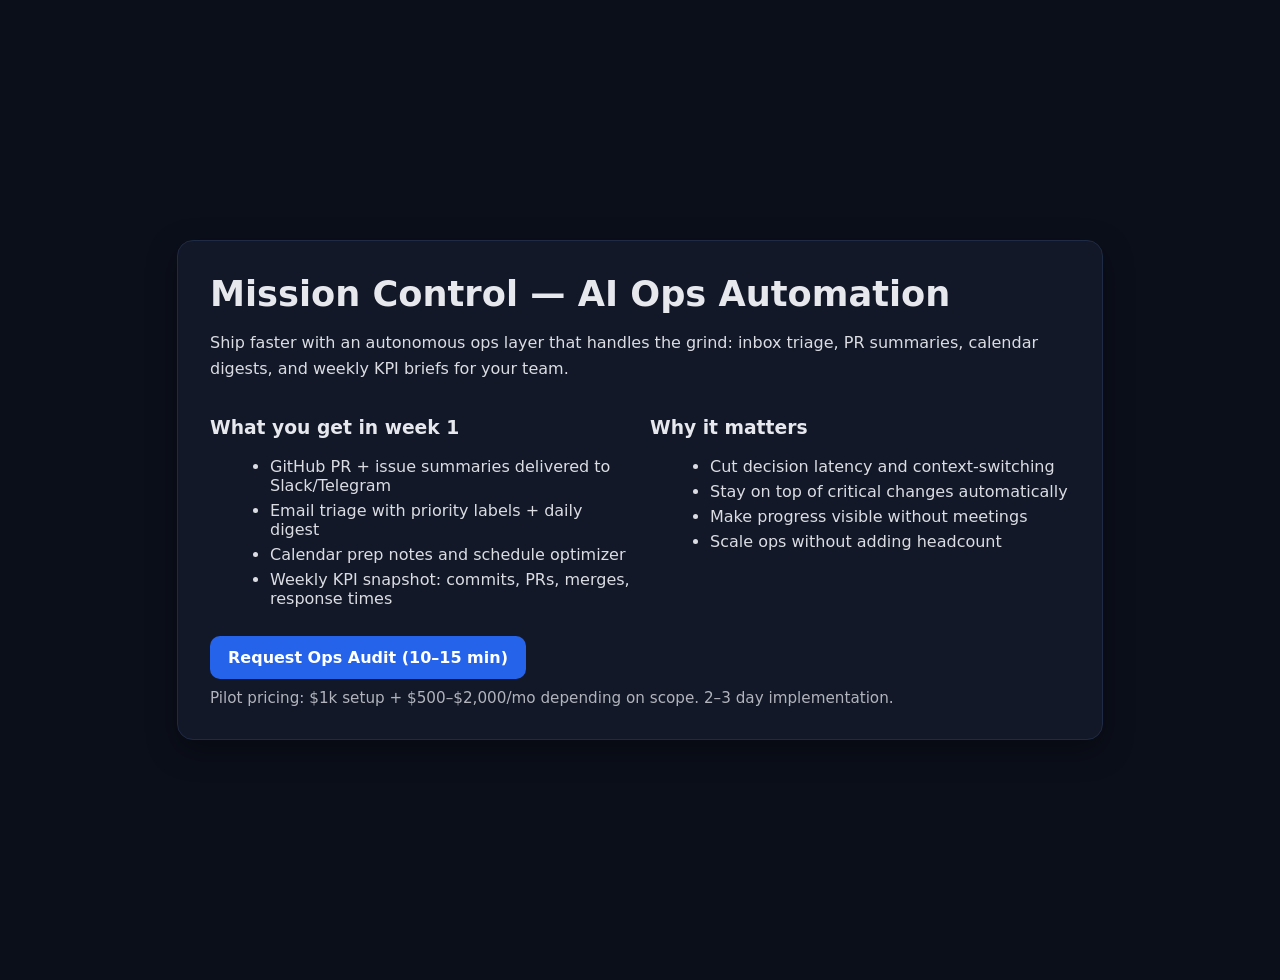
<file: index.html>
<!doctype html>
<html lang="en">
<head>
  <meta charset="utf-8" />
  <meta name="viewport" content="width=device-width, initial-scale=1" />
  <title>Mission Control — AI Ops Automation</title>
  <style>
    html,body{height:100%;margin:0;font-family:system-ui,-apple-system,Segoe UI,Roboto,Ubuntu,Helvetica,Arial,sans-serif;background:#0b0f1a;color:#e6e8ee}
    .wrap{min-height:100%;display:flex;align-items:center;justify-content:center;padding:40px}
    .card{max-width:860px;width:100%;background:#121827;border:1px solid #1f2a44;border-radius:16px;padding:32px;box-shadow:0 10px 30px rgba(0,0,0,.35)}
    h1{font-size:2.2rem;margin:0 0 12px}
    p{opacity:.95;line-height:1.65}
    ul{margin:14px 0 0 20px;opacity:.95}
    li{margin:6px 0}
    .row{display:flex;gap:20px;flex-wrap:wrap;margin-top:12px}
    .col{flex:1 1 300px}
    .cta{margin-top:22px;display:inline-block;padding:12px 18px;background:#2563eb;color:#fff;border-radius:10px;text-decoration:none;font-weight:600}
    .sub{opacity:.75;font-size:.95rem;margin-top:10px}
  </style>
</head>
<body>
  <div class="wrap">
    <div class="card">
      <h1>Mission Control — AI Ops Automation</h1>
      <p>Ship faster with an autonomous ops layer that handles the grind: inbox triage, PR summaries, calendar digests, and weekly KPI briefs for your team.</p>
      <div class="row">
        <div class="col">
          <h3>What you get in week 1</h3>
          <ul>
            <li>GitHub PR + issue summaries delivered to Slack/Telegram</li>
            <li>Email triage with priority labels + daily digest</li>
            <li>Calendar prep notes and schedule optimizer</li>
            <li>Weekly KPI snapshot: commits, PRs, merges, response times</li>
          </ul>
        </div>
        <div class="col">
          <h3>Why it matters</h3>
          <ul>
            <li>Cut decision latency and context-switching</li>
            <li>Stay on top of critical changes automatically</li>
            <li>Make progress visible without meetings</li>
            <li>Scale ops without adding headcount</li>
          </ul>
        </div>
      </div>
      <a class="cta" href="https://t.me/MikeDeribe" target="_blank" rel="noopener">Request Ops Audit (10–15 min)</a>
      <div class="sub">Pilot pricing: $1k setup + $500–$2,000/mo depending on scope. 2–3 day implementation.</div>
    </div>
  </div>
</body>
</html>
</file>
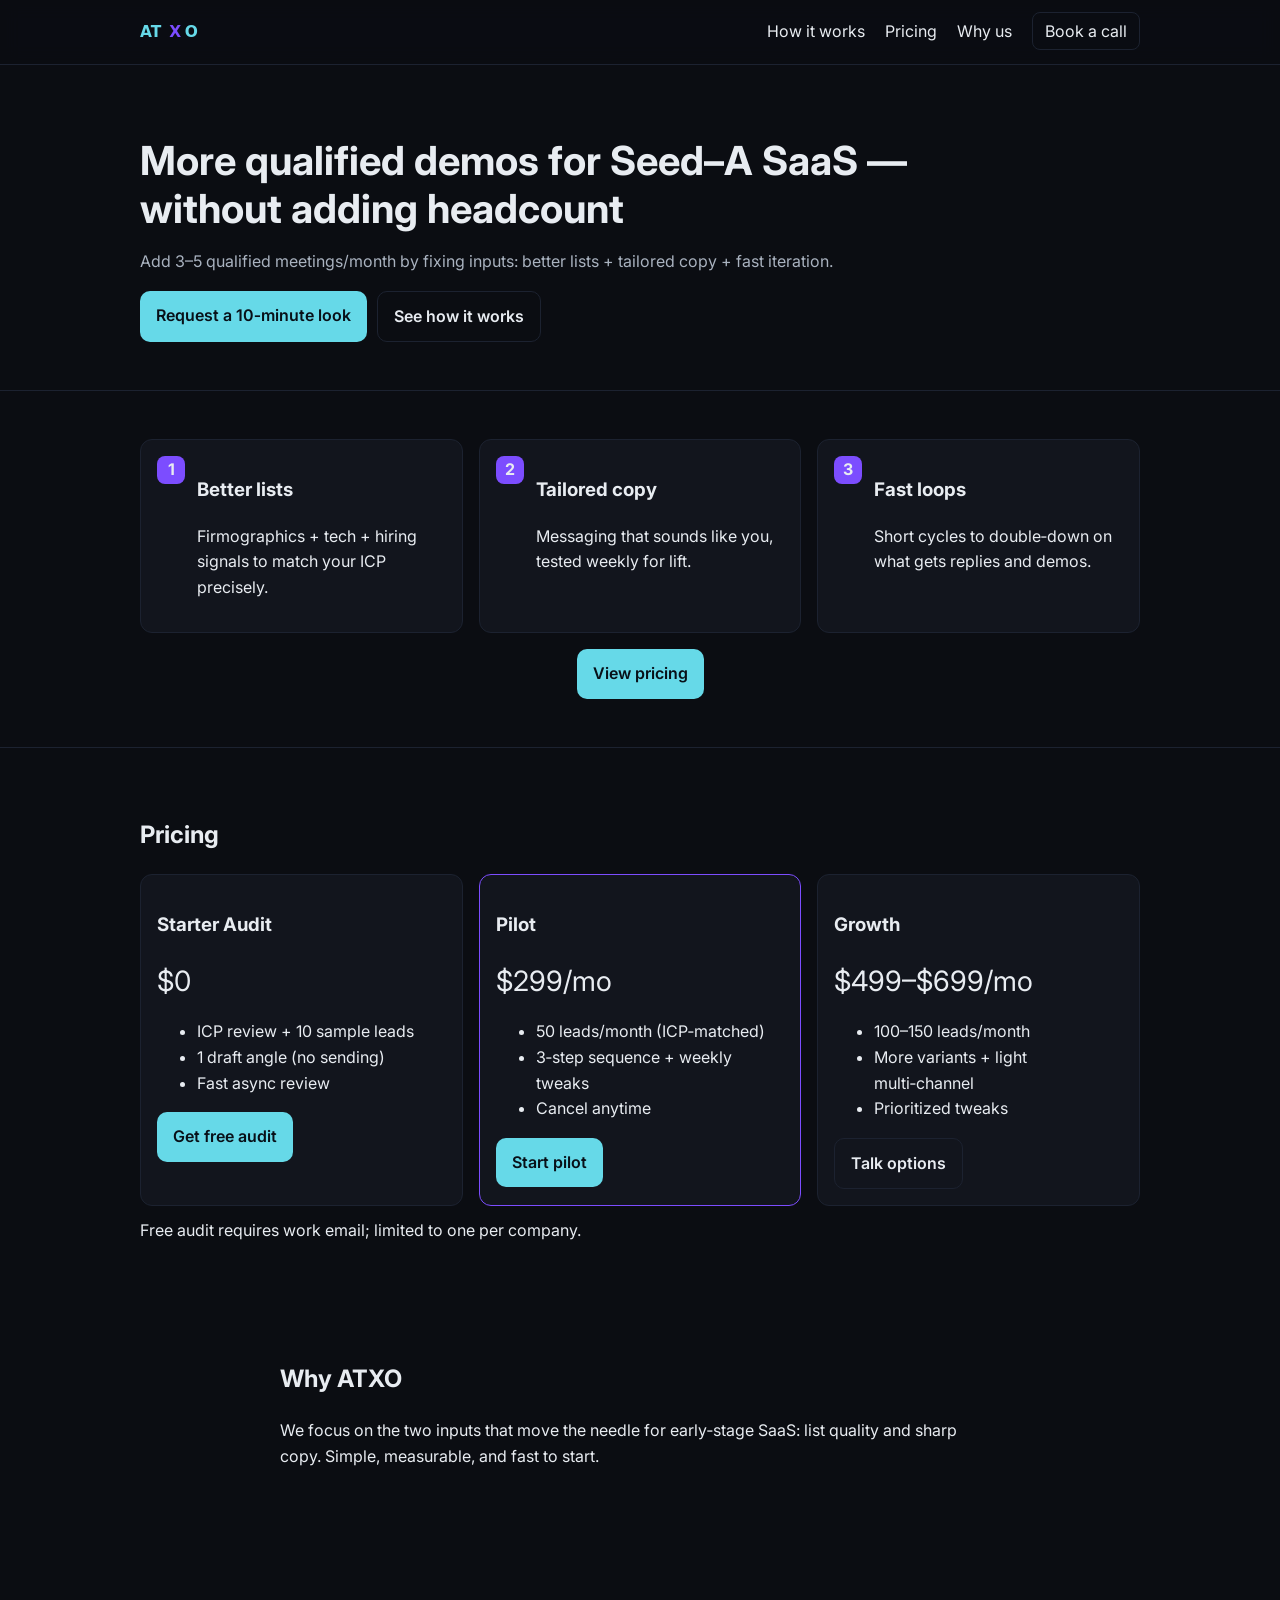
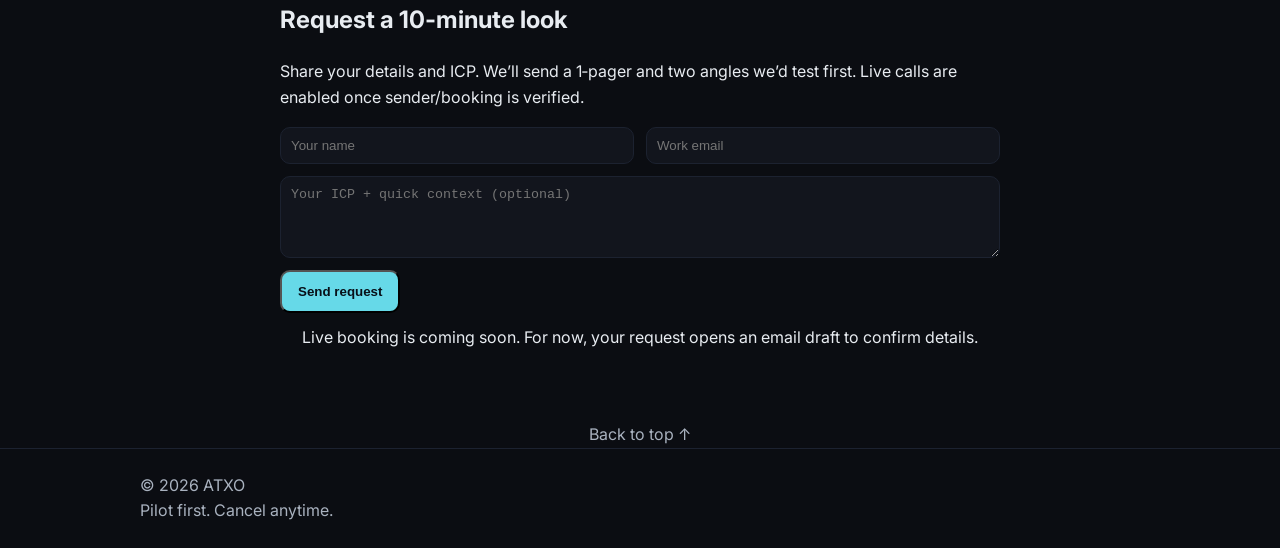
<file: atxo-labs/index.html>
<!doctype html>
<html lang="en">
<head>
  <!-- v2026-03-14-1 -->
  <meta charset="utf-8" />
  <meta name="viewport" content="width=device-width, initial-scale=1" />
  <title>ATXO — More Qualified Demos for Seed–A SaaS</title>
  <meta name="description" content="We add 3–5 qualified meetings/month for Seed–A SaaS by fixing inputs: better lists + tailored copy + fast iteration." />
  <link rel="preconnect" href="https://fonts.googleapis.com">
  <link rel="preconnect" href="https://fonts.gstatic.com" crossorigin>
  <link href="https://fonts.googleapis.com/css2?family=Inter:wght@400;500;600;700&display=swap" rel="stylesheet">
  <link rel="stylesheet" href="./styles.css" />
</head>
<body>
  <!-- Sticky, simplified top nav for faster scanning -->
  <header class="nav">
    <div class="container">
      <a class="brand" href="#top"><img class="logo" src="./assets/logo.svg" alt="ATXO" height="24"/></a>
      <nav class="nav-links">
        <a href="#how">How it works</a>
        <a href="#pricing">Pricing</a>
        <a href="#about">Why us</a>
        <a class="cta" href="#book">Book a call</a>
      </nav>
    </div>
  </header>

  <main id="top">
    <!-- Clear hero with single CTA -->
    <section class="hero">
      <div class="container hero-wrap">
        <h1>More qualified demos for Seed–A SaaS — without adding headcount</h1>
        <p class="sub">Add 3–5 qualified meetings/month by fixing inputs: better lists + tailored copy + fast iteration.</p>
        <div class="actions">
          <a class="btn btn-primary" href="#book">Request a 10‑minute look</a>
          <a class="btn btn-ghost" href="#how">See how it works</a>
        </div>
      </div>
    </section>

    <!-- Quick, scannable steps -->
    <section id="how" class="how">
      <div class="container grid-3">
        <div class="card step">
          <div class="step-num">1</div>
          <h3>Better lists</h3>
          <p>Firmographics + tech + hiring signals to match your ICP precisely.</p>
        </div>
        <div class="card step">
          <div class="step-num">2</div>
          <h3>Tailored copy</h3>
          <p>Messaging that sounds like you, tested weekly for lift.</p>
        </div>
        <div class="card step">
          <div class="step-num">3</div>
          <h3>Fast loops</h3>
          <p>Short cycles to double‑down on what gets replies and demos.</p>
        </div>
      </div>
      <div class="container align-center mt-16">
        <a class="btn btn-primary" href="#pricing">View pricing</a>
      </div>
    </section>

    <!-- Pricing with prominent CTA -->
    <section id="pricing" class="pricing">
      <div class="container">
        <h2>Pricing</h2>
        <div class="tiers">
          <div class="tier card">
            <h3>Starter Audit</h3>
            <p class="price">$0</p>
            <ul class="bullets">
              <li>ICP review + 10 sample leads</li>
              <li>1 draft angle (no sending)</li>
              <li>Fast async review</li>
            </ul>
            <a class="btn btn-primary" href="#book">Get free audit</a>
          </div>
          <div class="tier card featured">
            <h3>Pilot</h3>
            <p class="price">$299/mo</p>
            <ul class="bullets">
              <li>50 leads/month (ICP‑matched)</li>
              <li>3‑step sequence + weekly tweaks</li>
              <li>Cancel anytime</li>
            </ul>
            <a class="btn btn-primary" href="#book">Start pilot</a>
          </div>
          <div class="tier card">
            <h3>Growth</h3>
            <p class="price">$499–$699/mo</p>
            <ul class="bullets">
              <li>100–150 leads/month</li>
              <li>More variants + light multi‑channel</li>
              <li>Prioritized tweaks</li>
            </ul>
            <a class="btn btn-ghost" href="#book">Talk options</a>
          </div>
        </div>
        <div class="fineprint mt-12">Free audit requires work email; limited to one per company.</div>
      </div>
    </section>

    <!-- Why us with compact copy -->
    <section id="about" class="about">
      <div class="container narrow">
        <h2>Why ATXO</h2>
        <p>We focus on the two inputs that move the needle for early‑stage SaaS: list quality and sharp copy. Simple, measurable, and fast to start.</p>
      </div>
    </section>

    <!-- Booking section with clear CTA -->
    <section id="book" class="book">
      <div class="container narrow">
        <h2>Request a 10‑minute look</h2>
        <p>Share your details and ICP. We’ll send a 1‑pager and two angles we’d test first. Live calls are enabled once sender/booking is verified.</p>
        <div class="request">
          <form id="reqForm" onsubmit="sendMailto(event)">
            <div class="grid-2">
              <input type="text" name="name" placeholder="Your name" required />
              <input type="email" name="email" placeholder="Work email" required />
            </div>
            <textarea name="notes" rows="4" placeholder="Your ICP + quick context (optional)"></textarea>
            <button class="btn btn-primary" type="submit">Send request</button>
          </form>
        </div>
        <div class="fineprint align-center mt-12">Live booking is coming soon. For now, your request opens an email draft to confirm details.</div>
      </div>
    </section>

    <!-- Back to top quick link -->
    <div class="container align-center mt-24">
      <a class="top-link" href="#top">Back to top ↑</a>
    </div>
  </main>

  <footer class="footer">
    <div class="container">
      <div>© <span id="year"></span> ATXO</div>
      <div class="fineprint">Pilot first. Cancel anytime.</div>
    </div>
  </footer>

  <script>
    document.getElementById('year').textContent = new Date().getFullYear();
    function sendMailto(e){
      e.preventDefault();
      const f = document.getElementById('reqForm');
      const name = encodeURIComponent(f.name.value.trim());
      const email = encodeURIComponent(f.email.value.trim());
      const notes = encodeURIComponent(f.notes.value.trim());
      const to = 'selam@send.atxo.me'; // will be active once mailbox is ready
      const subject = encodeURIComponent('ATXO — 10‑min outline request');
      const body = encodeURIComponent(`Name: ${decodeURIComponent(name)}\nEmail: ${decodeURIComponent(email)}\nNotes: ${decodeURIComponent(notes)}`);
      window.location.href = `mailto:${to}?subject=${subject}&body=${body}`;
    }
  </script>
</body>
</html>
</file>
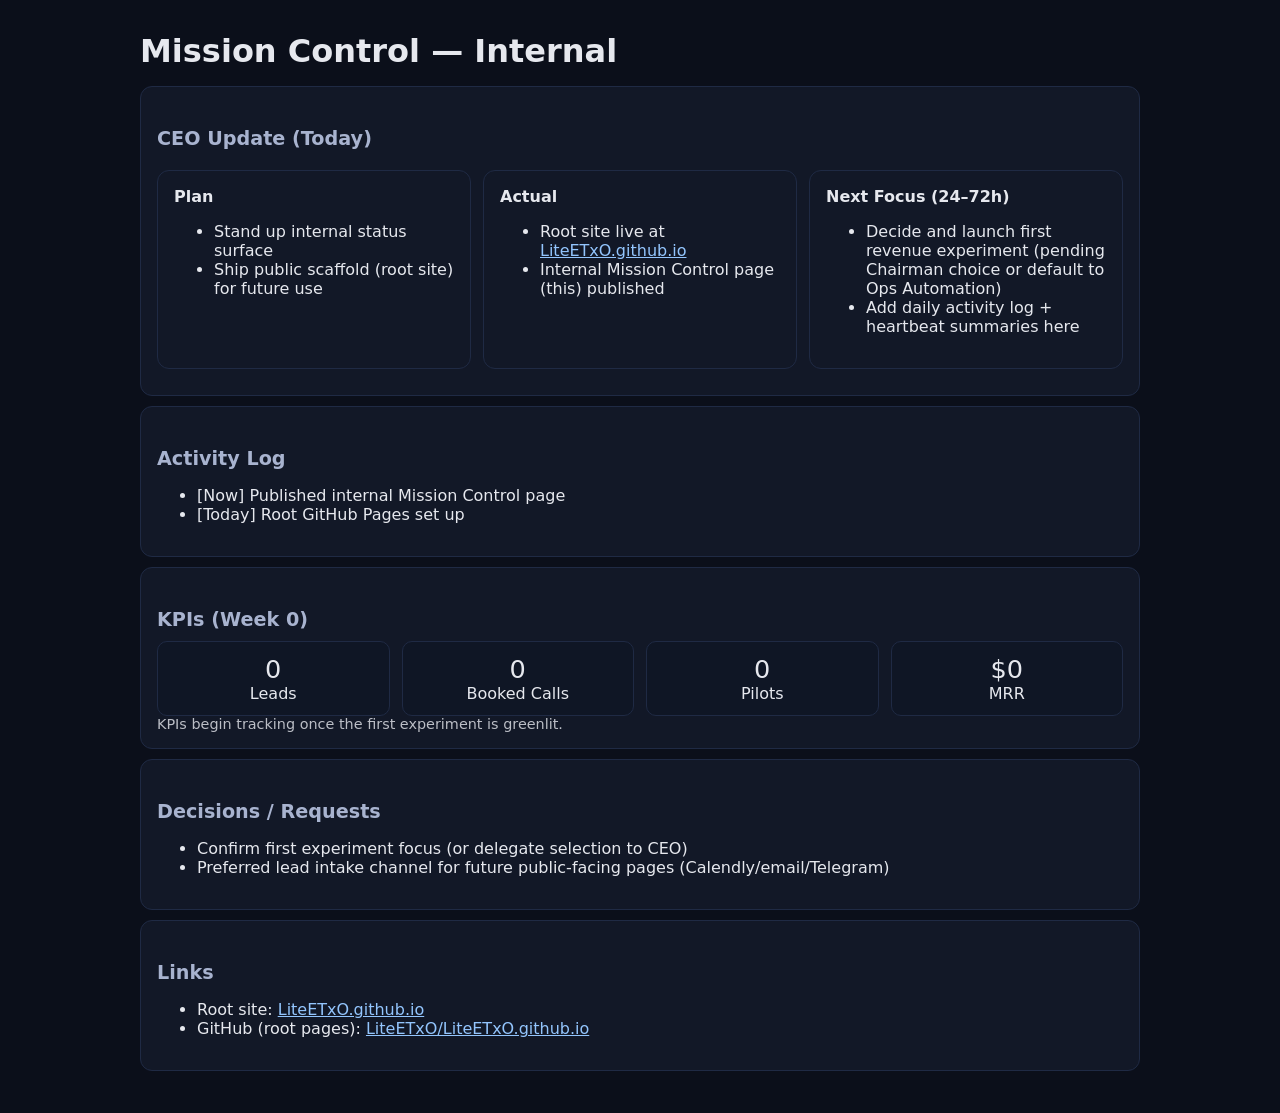
<file: mc/index.html>
<!doctype html>
<html lang="en">
<head>
  <meta charset="utf-8" />
  <meta name="viewport" content="width=device-width, initial-scale=1" />
  <title>Mission Control — Internal</title>
  <style>
    html,body{height:100%;margin:0;font-family:system-ui,-apple-system,Segoe UI,Roboto,Ubuntu,Helvetica,Arial,sans-serif;background:#0b0f1a;color:#e6e8ee}
    .wrap{max-width:1000px;margin:0 auto;padding:32px}
    h1{margin:0 0 16px;font-size:2rem}
    h2{margin:24px 0 10px;font-size:1.2rem;color:#a8b3cf}
    .card{background:#121827;border:1px solid #1f2a44;border-radius:12px;padding:16px;margin:10px 0}
    .grid{display:grid;grid-template-columns:repeat(auto-fit,minmax(280px,1fr));gap:12px}
    .kpis{display:grid;grid-template-columns:repeat(4,1fr);gap:12px}
    .kpi{background:#0f1625;border:1px solid #1f2a44;border-radius:10px;padding:12px;text-align:center}
    .kpi .n{font-size:1.6rem}
    code,pre{background:#0f1625;border:1px solid #1f2a44;padding:10px;border-radius:8px;display:block;overflow:auto}
    a{color:#93c5fd}
    .small{opacity:.8;font-size:.9rem}
  </style>
</head>
<body>
  <div class="wrap">
    <h1>Mission Control — Internal</h1>
    <div class="card">
      <h2>CEO Update (Today)</h2>
      <div class="grid">
        <div class="card">
          <strong>Plan</strong>
          <ul>
            <li>Stand up internal status surface</li>
            <li>Ship public scaffold (root site) for future use</li>
          </ul>
        </div>
        <div class="card">
          <strong>Actual</strong>
          <ul>
            <li>Root site live at <a href="/">LiteETxO.github.io</a></li>
            <li>Internal Mission Control page (this) published</li>
          </ul>
        </div>
        <div class="card">
          <strong>Next Focus (24–72h)</strong>
          <ul>
            <li>Decide and launch first revenue experiment (pending Chairman choice or default to Ops Automation)</li>
            <li>Add daily activity log + heartbeat summaries here</li>
          </ul>
        </div>
      </div>
    </div>

    <div class="card">
      <h2>Activity Log</h2>
      <ul>
        <li>[Now] Published internal Mission Control page</li>
        <li>[Today] Root GitHub Pages set up</li>
      </ul>
    </div>

    <div class="card">
      <h2>KPIs (Week 0)</h2>
      <div class="kpis">
        <div class="kpi"><div class="n">0</div><div>Leads</div></div>
        <div class="kpi"><div class="n">0</div><div>Booked Calls</div></div>
        <div class="kpi"><div class="n">0</div><div>Pilots</div></div>
        <div class="kpi"><div class="n">$0</div><div>MRR</div></div>
      </div>
      <div class="small">KPIs begin tracking once the first experiment is greenlit.</div>
    </div>

    <div class="card">
      <h2>Decisions / Requests</h2>
      <ul>
        <li>Confirm first experiment focus (or delegate selection to CEO)</li>
        <li>Preferred lead intake channel for future public-facing pages (Calendly/email/Telegram)</li>
      </ul>
    </div>

    <div class="card">
      <h2>Links</h2>
      <ul>
        <li>Root site: <a href="https://LiteETxO.github.io/">LiteETxO.github.io</a></li>
        <li>GitHub (root pages): <a href="https://github.com/LiteETxO/LiteETxO.github.io">LiteETxO/LiteETxO.github.io</a></li>
      </ul>
    </div>
  </div>
</body>
</html>
</file>
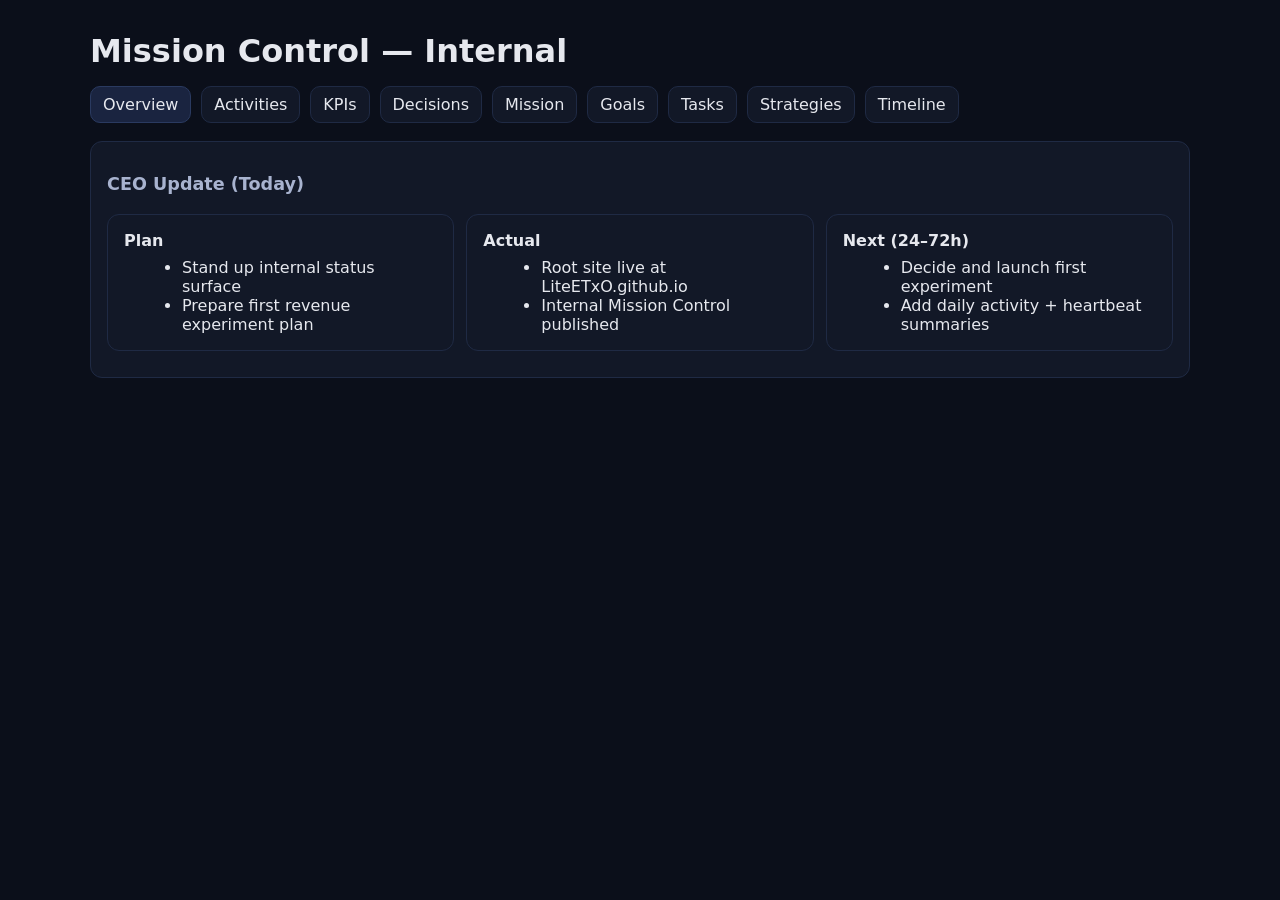
<file: mission-control.html>
<!doctype html>
<html lang="en">
<head>
  <meta charset="utf-8" />
  <meta name="viewport" content="width=device-width, initial-scale=1" />
  <title>Mission Control — Internal</title>
  <style>
    html,body{height:100%;margin:0;font-family:system-ui,-apple-system,Segoe UI,Roboto,Ubuntu,Helvetica,Arial,sans-serif;background:#0b0f1a;color:#e6e8ee}
    .wrap{max-width:1100px;margin:0 auto;padding:32px}
    h1{margin:0 0 16px;font-size:2rem}
    h2{margin:16px 0 10px;font-size:1.1rem;color:#a8b3cf}
    .tabs{display:flex;gap:10px;margin:12px 0 18px;flex-wrap:wrap}
    .tab{padding:8px 12px;border:1px solid #1f2a44;border-radius:10px;background:#121827;cursor:pointer}
    .tab.active{background:#1a2440;border-color:#2a3a60}
    .panel{display:none}
    .panel.active{display:block}
    .card{background:#121827;border:1px solid #1f2a44;border-radius:12px;padding:16px;margin:10px 0}
    .grid{display:grid;grid-template-columns:repeat(auto-fit,minmax(280px,1fr));gap:12px}
    .kpis{display:grid;grid-template-columns:repeat(4,1fr);gap:12px}
    .kpi{background:#0f1625;border:1px solid #1f2a44;border-radius:10px;padding:12px;text-align:center}
    .kpi .n{font-size:1.6rem}
    .small{opacity:.8;font-size:.9rem}
    .activity{padding:10px 12px;border-bottom:1px solid #1f2a44}
    .ts{opacity:.7;font-size:.9rem}
    ul{margin:8px 0 0 18px}
  </style>
</head>
<body>
  <div class="wrap">
    <h1>Mission Control — Internal</h1>
    <div class="tabs">
      <div class="tab active" data-tab="overview">Overview</div>
      <div class="tab" data-tab="activities">Activities</div>
      <div class="tab" data-tab="kpis">KPIs</div>
      <div class="tab" data-tab="decisions">Decisions</div>
      <div class="tab" data-tab="mission">Mission</div>
      <div class="tab" data-tab="goals">Goals</div>
      <div class="tab" data-tab="tasks">Tasks</div>
      <div class="tab" data-tab="strategies">Strategies</div>
    <div class="tab" data-tab="timeline">Timeline</div>
    </div>

    <div id="panel-overview" class="panel active">
      <div class="card">
        <h2>CEO Update (Today)</h2>
        <div class="grid">
          <div class="card">
            <strong>Plan</strong>
            <ul>
              <li>Stand up internal status surface</li>
              <li>Prepare first revenue experiment plan</li>
            </ul>
          </div>
          <div class="card">
            <strong>Actual</strong>
            <ul>
              <li>Root site live at LiteETxO.github.io</li>
              <li>Internal Mission Control published</li>
            </ul>
          </div>
          <div class="card">
            <strong>Next (24–72h)</strong>
            <ul>
              <li>Decide and launch first experiment</li>
              <li>Add daily activity + heartbeat summaries</li>
            </ul>
          </div>
        </div>
      </div>
    </div>

    <div id="panel-activities" class="panel">
      <div class="card">
        <h2>Activities</h2>
        <div id="activities"></div>
        <div class="small">Auto-updated by committing to data/activities.json</div>
      </div>
    </div>

    <div id="panel-kpis" class="panel">
      <div class="card">
        <h2>KPIs (Week 0)</h2>
        <div class="kpis">
          <div class="kpi"><div class="n">0</div><div>Leads</div></div>
          <div class="kpi"><div class="n">0</div><div>Booked Calls</div></div>
          <div class="kpi"><div class="n">0</div><div>Pilots</div></div>
          <div class="kpi"><div class="n">$0</div><div>MRR</div></div>
        </div>
        <div class="small">KPIs begin once the first experiment is live.</div>
      </div>
    </div>

    <div id="panel-decisions" class="panel">
      <div class="card">
        <h2>Decisions / Requests</h2>
        <ul>
          <li>Confirm first experiment focus (or delegate)</li>
          <li>Preferred intake channel for future public pages</li>
        </ul>
      </div>
    </div>

    <div id="panel-mission" class="panel">
      <div class="card">
        <h2>Mission</h2>
        <p>Build an AI-native company that reaches $100,000/month revenue within six months by shipping pragmatic automation that compounds. Align work with the broader goal of expanding economic opportunity in Africa through technology—AI systems, blockchain infrastructure, and scalable internet services.</p>
      </div>
    </div>

    <div id="panel-goals" class="panel">
      <div class="card">
        <h2>Goals</h2>
        <ul>
          <li>G0 (Week 1): Internal control surface live; pick & launch first revenue experiment</li>
          <li>G1 (~30 days): $5k–$10k MRR via pilots with clear case studies</li>
          <li>G2 (~90 days): $30k–$50k MRR; converge on 1–2 proven offers</li>
          <li>G3 (~180 days): $100k MRR; harden ops, reduce manual touch, scale distribution</li>
        </ul>
      </div>
    </div>

    <div id="panel-tasks" class="panel">
      <div class="card">
        <h2>Tasks (Active)</h2>
        <ul id="tasks-list">
          <li>Post Activities updates daily and after major changes</li>
          <li>Draft first experiment brief (scope, demo, pricing, success metric)</li>
          <li>Wire KPIs (JSON source + render) and define weekly cadence</li>
          <li>Prepare outreach list (15–25) and scripts for Day 3 deploy</li>
        </ul>
      </div>
    </div>

    <div id="panel-timeline" class="panel">
      <div class="card">
        <h2>Timeline</h2>
        <div id="timeline"></div>
        <div class="small">Source: data/timeline.json</div>
      </div>
    </div>
    <div id="panel-strategies" class="panel">
      <div class="card">
        <h2>Strategies</h2>
        <ul>
          <li>Start service-led (fast validation) → templatize into productized systems</li>
          <li>Automation-first: compress inbox, code review, and meeting overhead</li>
          <li>Operate on weekly KPIs; make pivots explicit and data-driven</li>
          <li>Leverage Web3/infra founder network for early pilots and feedback</li>
        </ul>
      </div>
    </div>
  </div>

  <script>
    const tabs = document.querySelectorAll('.tab');
    const show = id => {
      document.querySelectorAll('.panel').forEach(p=>p.classList.remove('active'));
      document.getElementById('panel-'+id).classList.add('active');
      tabs.forEach(t=>t.classList.remove('active'));
      document.querySelector(`.tab[data-tab="${id}"]`).classList.add('active');
    };
    tabs.forEach(t=>t.addEventListener('click',()=>show(t.dataset.tab)));

    async function loadActivities(){
      try{
        const res = await fetch('data/activities.json', {cache:'no-store'});
        if(!res.ok) return;
        const items = await res.json();
        const root = document.getElementById('activities');
        root.innerHTML = items.map(it=>`<div class="activity"><div><strong>${it.title}</strong></div><div class="ts">${new Date(it.ts).toLocaleString()}</div><div>${it.detail||''}</div></div>`).join('');
      }catch(e){console.error(e)}
    }
    loadActivities();
    loadTimeline();
  
    async function loadTimeline(){
      try{
        const res = await fetch('data/timeline.json', {cache:'no-store'});
        if(!res.ok) return;
        const items = await res.json();
        const root = document.getElementById('timeline');
        const rows = items.map(it=>`<div class="activity"><div><strong>${it.title}</strong></div><div class="ts">${it.date}</div><div>${it.detail||''}</div></div>`).join('');
        root.innerHTML = rows;
      }catch(e){console.error(e)}
    }
  </script>
</body>
</html>
</file>
<file: atxo-labs/styles.css>
:root{--bg:#0b0d12;--fg:#e8ecf1;--muted:#a9b2bf;--primary:#66d9e8;--accent:#7c4dff;--card:#12151d;--border:#1c2230}
*{box-sizing:border-box}html,body{margin:0;padding:0}body{font-family:Inter,system-ui,-apple-system,Segoe UI,Roboto,Arial,sans-serif;background:var(--bg);color:var(--fg);line-height:1.6}
.container{max-width:1040px;margin:0 auto;padding:0 20px}
.align-center{text-align:center}
.mt-12{margin-top:12px}.mt-16{margin-top:16px}.mt-24{margin-top:24px}

/* Nav */
.nav{position:sticky;top:0;background:rgba(11,13,18,.85);backdrop-filter:saturate(140%) blur(10px);border-bottom:1px solid var(--border);z-index:10}
.nav .container{display:flex;align-items:center;justify-content:space-between;height:64px}
.brand{display:flex;align-items:center;gap:8px;color:var(--fg);text-decoration:none}
.logo{display:block}
.nav-links a{color:var(--fg);text-decoration:none;margin-left:16px}
.nav .cta{padding:8px 12px;border:1px solid var(--border);border-radius:8px}

/* Hero */
.hero{padding:72px 0 48px;border-bottom:1px solid var(--border)}
.hero h1{font-size:40px;line-height:1.2;margin:0 0 12px;max-width:820px}
.hero .sub{color:var(--muted);max-width:700px}
.hero .actions{display:flex;gap:10px;flex-wrap:wrap}

/* Buttons */
.btn{display:inline-block;padding:12px 16px;border-radius:10px;text-decoration:none;font-weight:600}
.btn-primary{background:var(--primary);color:#081018}
.btn-ghost{border:1px solid var(--border);color:var(--fg)}

/* Sections */
.how{padding:48px 0}
.grid-3{display:grid;grid-template-columns:repeat(3,1fr);gap:16px}
.card{background:var(--card);border:1px solid var(--border);border-radius:12px;padding:16px}
.step{position:relative;padding-left:56px}
.step-num{position:absolute;left:16px;top:16px;width:28px;height:28px;border-radius:8px;background:var(--accent);display:flex;align-items:center;justify-content:center;font-weight:700}

/* Pricing */
.pricing{padding:48px 0;border-top:1px solid var(--border)}
.tiers{display:grid;grid-template-columns:repeat(3,1fr);gap:16px}
.tier .price{font-size:28px;margin:.25rem 0}
.tier.featured{border-color:var(--accent)}
@media (max-width:1000px){.tiers{grid-template-columns:1fr}}

/* About/Book */
.about,.book{padding:48px 0}
.narrow{max-width:760px}
.top-link{color:var(--muted);text-decoration:none}
.request form{display:grid;gap:12px;margin-top:12px}
.request .grid-2{display:grid;grid-template-columns:1fr 1fr;gap:12px}
.request input,.request textarea{background:var(--card);color:var(--fg);border:1px solid var(--border);border-radius:10px;padding:10px}
.request button{justify-self:start}
@media (max-width:700px){.request .grid-2{grid-template-columns:1fr}}

/* Footer */
.footer{padding:24px 0;border-top:1px solid var(--border);color:var(--muted)}

/* Responsive */
@media (max-width:900px){
  .hero h1{font-size:32px}
  .grid-3{grid-template-columns:1fr}
  .price-card{flex-direction:column;align-items:flex-start}
}
</file>
